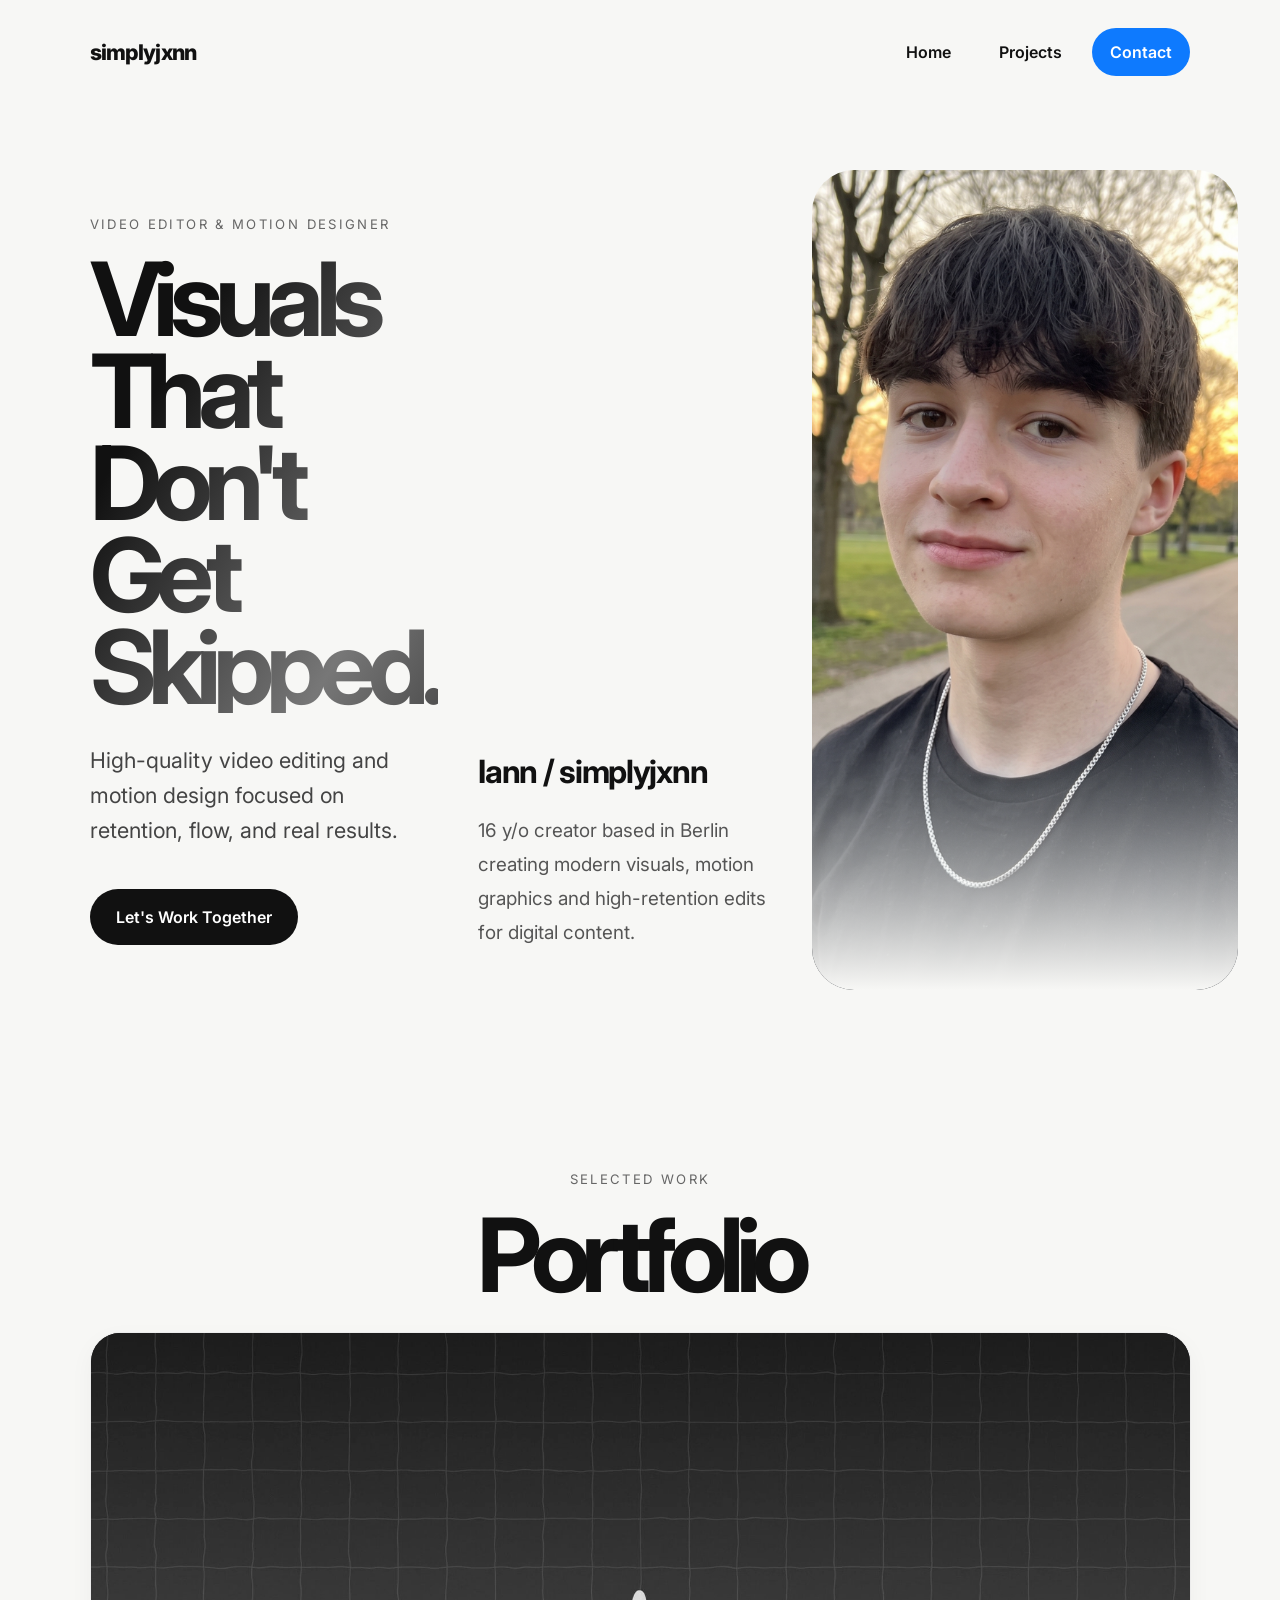
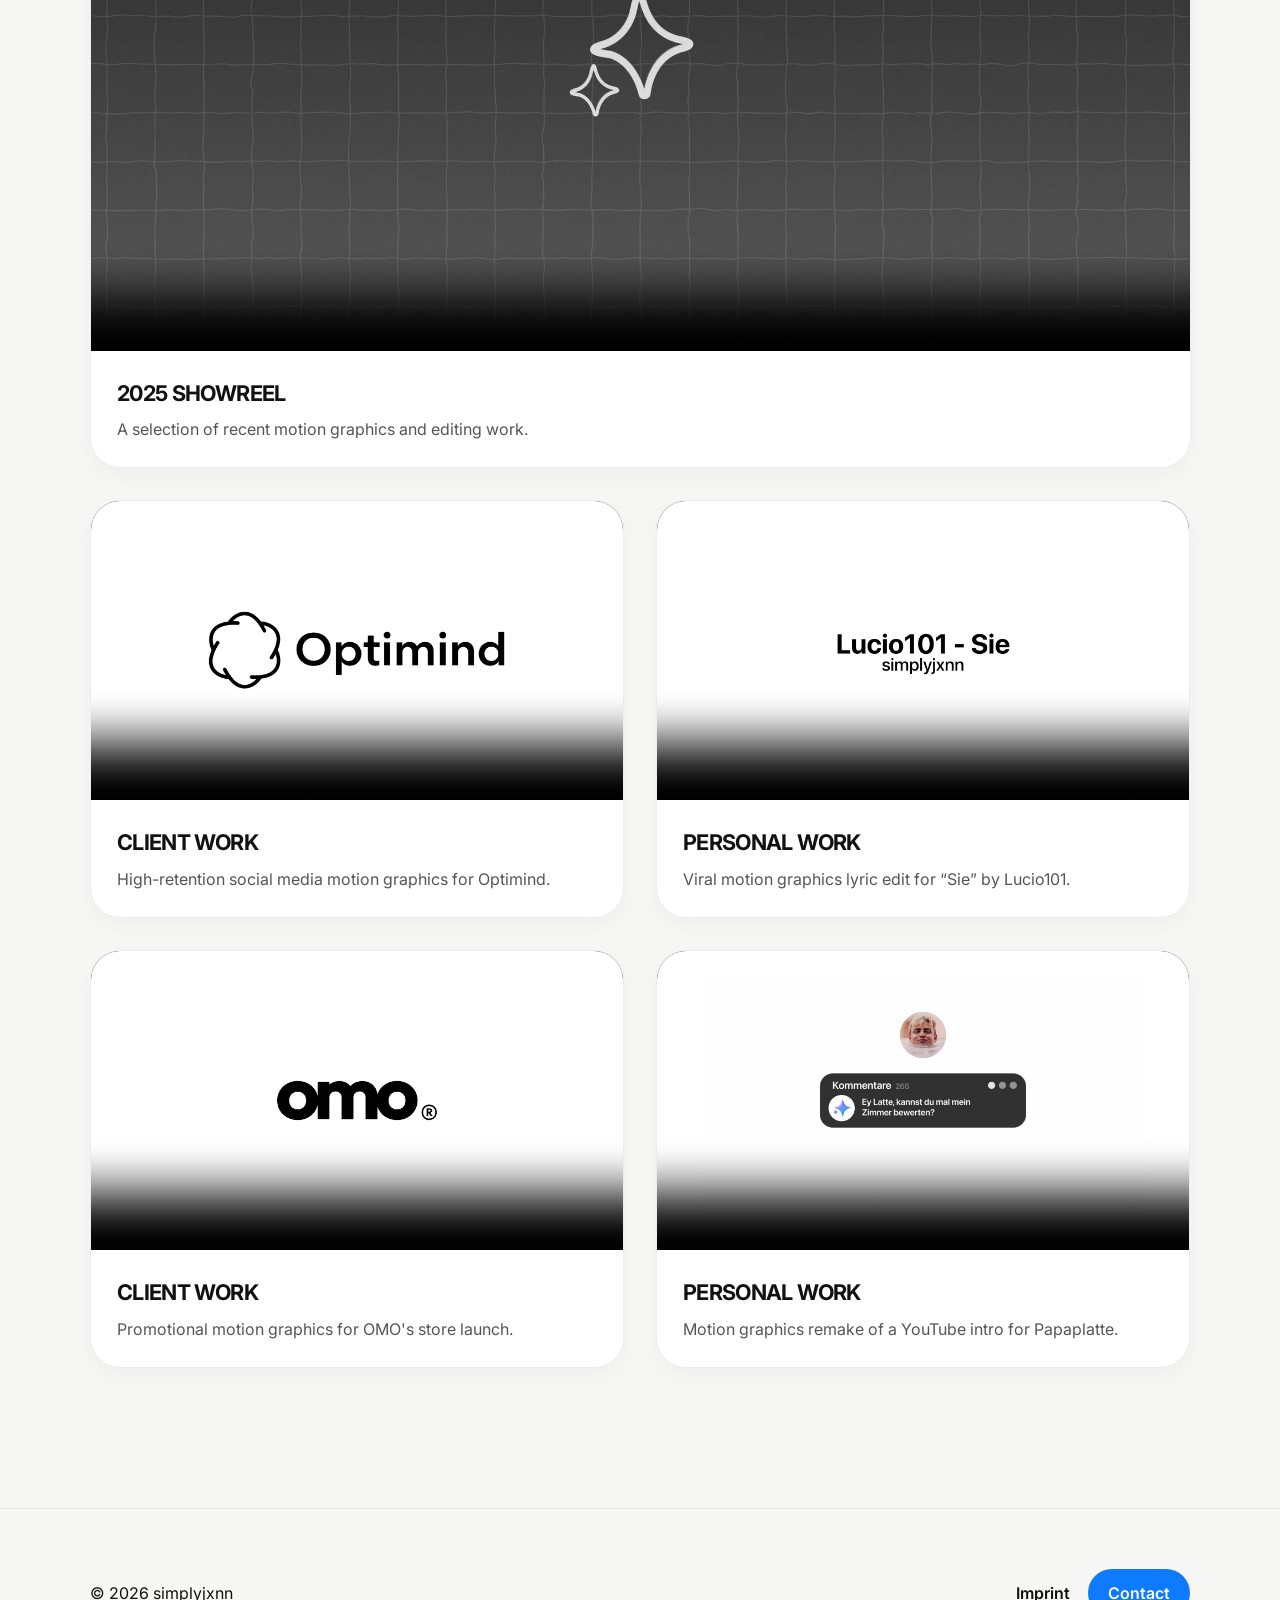
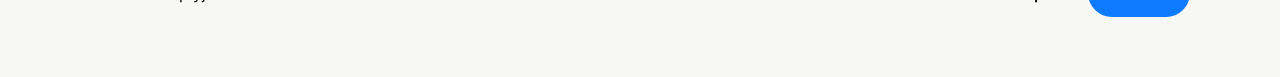
<file: index.html>
<!DOCTYPE html>
<html lang="en">
<head>

  <meta charset="UTF-8" />

  <meta
    name="viewport"
    content="width=device-width, initial-scale=1.0"
  />

  <title>
    simplyjxnn — Motion Graphics & Video Editing
  </title>

  <link rel="stylesheet" href="styles.css" />

  <link rel="preconnect" href="https://fonts.googleapis.com">

  <link rel="preconnect" href="https://fonts.gstatic.com" crossorigin>

  <link
    href="https://fonts.googleapis.com/css2?family=Inter:wght@400;500;600;700;800&display=swap"
    rel="stylesheet"
  >

</head>

<body>

  <div class="loader-wrapper">

    <div class="loader-logo">
      simplyjxnn
    </div>

  </div>

  <nav class="nav" id="navbar">

    <a href="#top" class="logo">
      simplyjxnn
    </a>

    <div class="nav-links">

      <a href="#top">
        Home
      </a>

      <a href="#projects">
        Projects
      </a>

      <a href="contact.html" class="contact-nav">
        Contact
      </a>

    </div>

  </nav>

  <section class="hero" id="top">

    <div class="hero-layout">

      <div class="hero-content">

        <p class="small-label">
          VIDEO EDITOR & MOTION DESIGNER
        </p>

        <h1>
          Visuals That<br>
          Don't Get Skipped.
        </h1>

        <p class="hero-text">
          High-quality video editing and motion design
          focused on retention, flow, and real results.
        </p>

        <a href="contact.html" class="hero-button">
          Let's Work Together
        </a>

      </div>

      <div class="about-preview">

        <div class="about-info">

          <h3>
            Iann / simplyjxnn
          </h3>

          <p>
            16 y/o creator based in Berlin creating modern visuals, motion graphics and high-retention edits for digital content.
          </p>

        </div>

        <div class="about-image-wrapper">

          <img
            src="images/portrait.png"
            alt="Iann Portrait"
            class="about-image"
          >

          <div class="about-image-fade"></div>

        </div>

      </div>

    </div>

  </section>

  <!-- PROJECTS TITLE -->

  <section
    class="portfolio-title-section reveal"
    id="projects"
  >

    <p class="small-label">
      SELECTED WORK
    </p>

    <h2>
      Portfolio
    </h2>

  </section>

  <!-- PROJECTS -->

  <section class="portfolio-section">

    <!-- SHOWREEL -->

    <div class="featured-wrapper">

      <div class="video-card reveal featured">

        <video
          controls
          preload="metadata"
          playsinline
          poster="images/thumb-showreel.jpg"
        >

          <source
            src="https://res.cloudinary.com/dghoixwym/video/upload/v1779396638/showreel_gd31pz.mp4"
            type="video/mp4"
          >

        </video>

        <div class="video-info">

          <h2>
            2025 SHOWREEL
          </h2>

          <p>
            A selection of recent motion graphics
            and editing work.
          </p>

        </div>

      </div>

    </div>

    <!-- OTHER PROJECTS -->

    <div class="video-grid">

      <!-- VIDEO 01 -->

      <div class="video-card reveal">

        <video
          controls
          preload="metadata"
          playsinline
          poster="images/thumb-01.jpeg"
        >

          <source
            src="https://res.cloudinary.com/dghoixwym/video/upload/v1779396652/video01_jrif6s.mp4"
            type="video/mp4"
          >

        </video>

        <div class="video-info">

          <h3>
            CLIENT WORK
          </h3>

          <p>
            High-retention social media motion graphics for Optimind.
          </p>

        </div>

      </div>

      <!-- VIDEO 02 -->

      <div class="video-card reveal">

        <video
          controls
          preload="metadata"
          playsinline
          poster="images/thumb-02.jpeg"
        >

          <source
            src="https://res.cloudinary.com/dghoixwym/video/upload/v1779396640/video02_jtces1.mp4"
            type="video/mp4"
          >

        </video>

        <div class="video-info">

          <h3>
            PERSONAL WORK
          </h3>

          <p>
            Viral motion graphics lyric edit for “Sie” by Lucio101.
          </p>

        </div>

      </div>

      <!-- VIDEO 03 -->

      <div class="video-card reveal">

        <video
          controls
          preload="metadata"
          playsinline
          poster="images/thumb-03.jpeg"
        >

          <source
            src="https://res.cloudinary.com/dghoixwym/video/upload/v1779396641/video03_fzqtkr.mp4"
            type="video/mp4"
          >

        </video>

        <div class="video-info">

          <h3>
            CLIENT WORK
          </h3>

          <p>
            Promotional motion graphics for OMO's store launch.
          </p>

        </div>

      </div>

      <!-- VIDEO 04 -->

      <div class="video-card reveal">

        <video
          controls
          preload="metadata"
          playsinline
          poster="images/thumb-04.jpeg"
        >

          <source
            src="https://res.cloudinary.com/dghoixwym/video/upload/v1779396643/video04_i1fnac.mp4"
            type="video/mp4"
          >

        </video>

        <div class="video-info">

          <h3>
            PERSONAL WORK
          </h3>

          <p>
            Motion graphics remake of a YouTube intro for Papaplatte.
          </p>

        </div>

      </div>

    </div>

  </section>

  <footer class="footer">

    <p>
      © 2026 simplyjxnn
    </p>

    <div class="footer-right">

      <a href="imprint.html" class="imprint-link">
        Imprint
      </a>

      <a href="contact.html" class="footer-button">
        Contact
      </a>

    </div>

  </footer>

  <script src="script.js"></script>

</body>
</html>
</file>
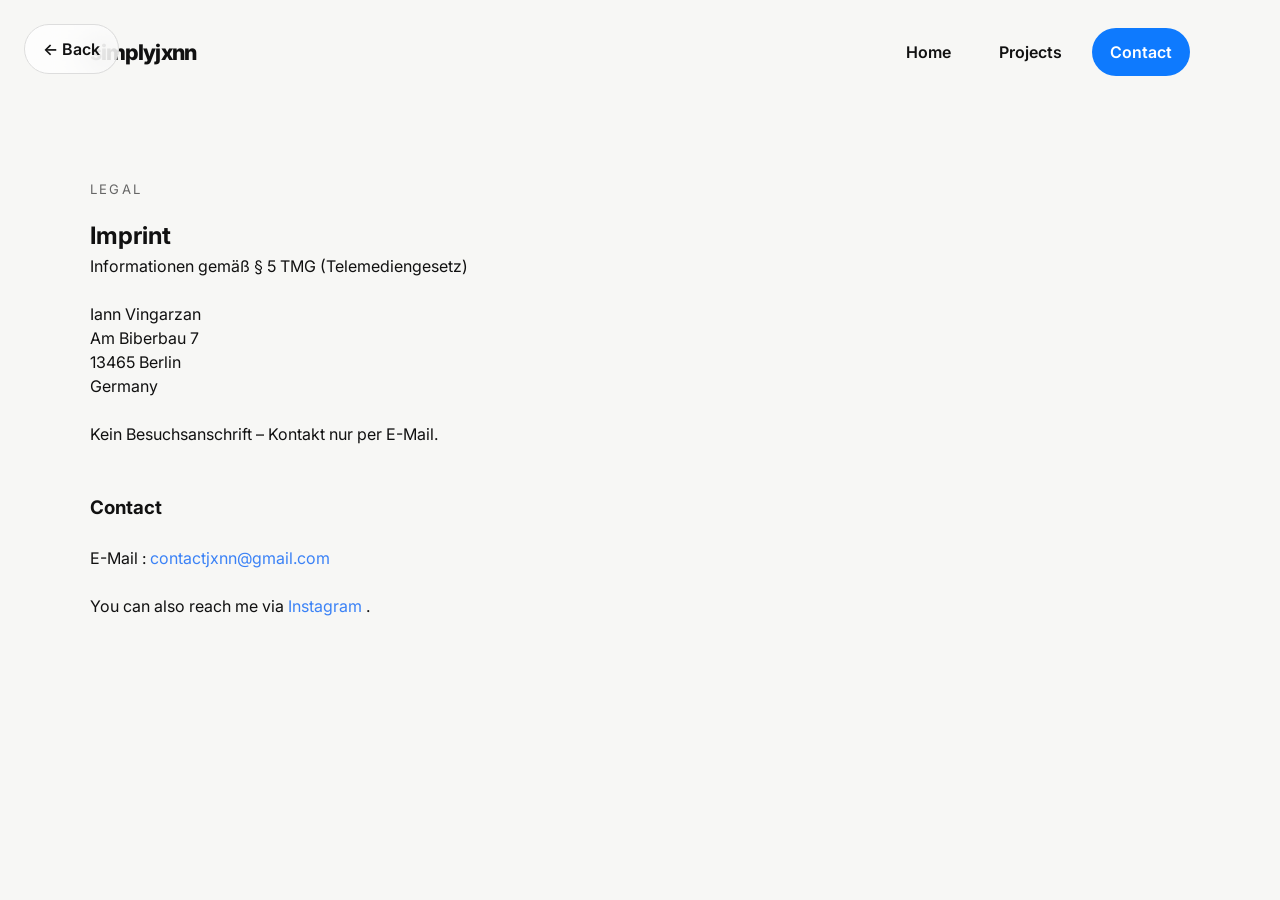
<file: imprint.html>
<!DOCTYPE html>
<html lang="en">
<head>

  <meta charset="UTF-8" />

  <meta
    name="viewport"
    content="width=device-width, initial-scale=1.0"
  />

  <title>Imprint — simplyjxnn</title>

  <link rel="stylesheet" href="styles.css" />

  <link rel="preconnect" href="https://fonts.googleapis.com">

  <link rel="preconnect" href="https://fonts.gstatic.com" crossorigin>

  <link href="https://fonts.googleapis.com/css2?family=Inter:wght@400;500;700;800&display=swap" rel="stylesheet">

</head>

<body>

  <!-- LOADER -->

  <div class="loader-wrapper">

    <div class="loader-logo">
      simplyjxnn
    </div>

  </div>

<!-- NAVBAR -->

<nav class="nav" id="navbar">

  <a href="index.html" class="logo">
    simplyjxnn
  </a>

  <div class="nav-links">

    <a href="index.html">
      Home
    </a>

    <a href="index.html#projects">
      Projects
    </a>

    <a href="contact.html" class="contact-nav">
      Contact
    </a>

  </div>

</nav>

  <!-- BACK BUTTON -->

  <a href="index.html" class="back-button">
    ← Back
  </a>

  <!-- IMPRINT -->

  <section class="imprint-section reveal">

    <div class="imprint-content">

      <p class="small-label">
        LEGAL
      </p>

      <h1>
        Imprint
      </h1>

      <p>
        Informationen gemäß § 5 TMG (Telemediengesetz)
      </p>

      <br>

      <p>
        Iann Vingarzan<br>
        Am Biberbau 7<br>
        13465 Berlin<br>
        Germany
      </p>

      <br>

      <p>
        Kein Besuchsanschrift – Kontakt nur per E-Mail.
      </p>

      <br><br>

      <h3>
        Contact
      </h3>

      <br>

      <p>
        E-Mail :
        <a href="mailto:contactjxnn@gmail.com">
          contactjxnn@gmail.com
        </a>
      </p>

      <br>

      <p>
        You can also reach me via
        <a
          href="https://www.instagram.com/simplyjxnn/"
          target="_blank">
          Instagram
        </a>.
      </p>

    </div>

  </section>

  <script src="script.js"></script>

</body>
</html>
</file>
<file: styles.css>
*{
  margin:0;
  padding:0;
  box-sizing:border-box;
}

html{
  scroll-behavior:smooth;
}

body{
  font-family:'Inter',sans-serif;
  background:#f7f7f5;
  color:#111;
  line-height:1.5;
  overflow-x:hidden;
}

/* HERO LOAD */

body.loaded .hero-content{
  opacity:1;
  transform:translateY(0);
}

/* MEDIA */

img,
video{
  width:100%;
  display:block;
}

video{
  background:#000;
}

/* NAVBAR */

.nav{
  position:absolute;
  top:0;
  left:0;
  width:100%;

  display:flex;
  justify-content:space-between;
  align-items:center;

  padding:28px 7%;

  z-index:9999;

  transition:
  opacity .35s ease,
  transform .4s ease,
  background .35s ease,
  box-shadow .35s ease,
  padding .35s ease,
  width .35s ease;
}

/* FLOATING NAVBAR */

.nav.scrolled{
  position:fixed;

  top:20px;
  left:50%;

  transform:
  translateX(-50%)
  translateY(-140%);

  width:86%;
  max-width:1180px;

  padding:16px 24px;

  background:rgba(255,255,255,.72);

  backdrop-filter:blur(18px);

  border-radius:999px;

  box-shadow:
  0 10px 40px rgba(0,0,0,0.05);

  opacity:0;
}

.nav.scrolled.show{
  transform:
  translateX(-50%)
  translateY(0);

  opacity:1;
}

/* LOGO */

.logo{
  text-decoration:none;
  color:#111;

  font-size:1.35rem;
  font-weight:800;

  letter-spacing:-0.04em;
}

/* LINKS */

.nav-links{
  display:flex;
  align-items:center;
  gap:12px;
}

.nav-links a{
  text-decoration:none;
  color:#111;

  font-weight:600;

  padding:12px 18px;

  border-radius:999px;

  transition:
  background .25s ease,
  opacity .25s ease;
}

.nav-links a:hover{
  background:rgba(0,0,0,0.05);
}

/* CONTACT BUTTON */

.contact-nav{
  background:#0E7AFE;
  color:#fff !important;
}

.contact-nav:hover{
  background:#0a67d5 !important;
  color:#fff !important;
}

/* HERO */

.hero{
  min-height:100vh;
  padding:170px 7% 40px;
}

.hero-layout{
  display:grid;
  grid-template-columns:1fr 760px;
  gap:40px;
  align-items:center;
}

.hero-content{
  max-width:760px;

  opacity:0;
  transform:translateY(30px);

  transition:
  opacity 1.2s ease,
  transform 1.2s ease;
}

.small-label{
  font-size:.82rem;
  letter-spacing:.18em;
  color:#666;
  margin-bottom:18px;
}

.hero h1{
  font-size:clamp(4rem,8vw,7.8rem);

  line-height:.9;

  letter-spacing:-0.08em;

  margin-bottom:30px;

  background:
  linear-gradient(
    120deg,
    #111 15%,
    #777 50%,
    #111 85%
  );

  background-size:200% auto;

  background-clip:text;
  -webkit-background-clip:text;

  color:transparent;
  -webkit-text-fill-color:transparent;

  animation:shinyText 5s linear infinite;
}

@keyframes shinyText{

  0%{
    background-position:200% center;
  }

  100%{
    background-position:-200% center;
  }

}

.hero-text{
  font-size:1.35rem;
  color:#444;

  max-width:640px;

  line-height:1.6;

  margin-bottom:42px;
}

.hero-button{
  display:inline-flex;

  align-items:center;
  justify-content:center;

  padding:16px 26px;

  border-radius:999px;

  background:#111;
  color:#fff;

  text-decoration:none;

  font-weight:600;

  transition:
  transform .3s ease,
  opacity .3s ease;
}

.hero-button:hover{
  transform:translateY(-2px);
  opacity:.9;
}

/* ABOUT */

.about-preview{
  display:flex;
  align-items:flex-end;
  justify-content:flex-end;

  gap:34px;

  width:100%;
}

.about-info{
  max-width:300px;
  padding-bottom:40px;
}

.about-info h3{
  font-size:2rem;
  letter-spacing:-0.04em;
  margin-bottom:18px;
}

.about-info p{
  color:#555;
  font-size:1.18rem;
  line-height:1.8;
}

.about-image-wrapper{
  position:relative;

  width:520px;
  height:820px;

  overflow:hidden;

  border-radius:42px;

  background:#ddd;
}

.about-image{
  width:100%;
  height:100%;
  object-fit:cover;
}

.about-image-fade{
  position:absolute;

  left:0;
  right:0;
  bottom:0;

  height:34%;

  background:
  linear-gradient(
    to bottom,
    rgba(247,247,245,0) 0%,
    rgba(247,247,245,1) 100%
  );

  pointer-events:none;
}

/* PORTFOLIO */

.portfolio-title-section{
  padding:140px 7% 30px;

  text-align:center;

  scroll-margin-top:120px;
}

.portfolio-title-section h2{
  font-size:clamp(4rem,8vw,7rem);

  line-height:.92;

  letter-spacing:-0.08em;
}

.portfolio-section{
  padding:0 7% 140px;
}

/* SHOWREEL */

.featured-wrapper{
  width:100%;

  display:flex;
  justify-content:center;

  margin-bottom:32px;
}

.featured{
  width:100%;
  max-width:1180px;
}

/* GRID */

.video-grid{
  display:grid;
  grid-template-columns:repeat(2,1fr);
  gap:32px;
}

/* VIDEO CARDS */

.video-card{
  position:relative;

  background:#fff;

  border-radius:30px;

  overflow:hidden;

  border:1px solid #ececec;

  opacity:0;
  transform:translateY(50px);

  box-shadow:
  0 8px 24px rgba(0,0,0,0.04);

  transition:
  opacity .9s ease,
  transform .9s cubic-bezier(.22,1,.36,1),
  box-shadow .45s cubic-bezier(.22,1,.36,1),
  border-color .45s ease;

  will-change:
  transform,
  opacity,
  box-shadow;

  backface-visibility:hidden;

  isolation:isolate;

  cursor:pointer;
}

/* REVEAL */

.video-card.active{
  opacity:1;
  transform:translateY(0);
}

/* HOVER */

.video-card.active:hover{
  transform:translateY(-12px);

  box-shadow:
  0 35px 80px rgba(0,0,0,0.11);

  border-color:#e4e4e4;
}

/* VIDEO */

.video-card video{
  width:100%;
  aspect-ratio:16/9;

  object-fit:contain;

  background:#000;

  pointer-events:auto;
}

/* SHOWREEL VIDEO */

.featured video{
  width:100%;
  aspect-ratio:16/9;
  object-fit:contain;
}

/* INFO */

.video-info{
  padding:26px;
}

.video-info h2,
.video-info h3{
  margin-bottom:8px;

  letter-spacing:-0.03em;

  font-size:1.35rem;
}

.video-info p{
  color:#555;
}

/* FOOTER */

.footer{
  padding:60px 7%;

  display:flex;
  justify-content:space-between;
  align-items:center;

  border-top:1px solid #e8e8e8;
}

.footer-right{
  display:flex;
  align-items:center;
  gap:18px;
}

.imprint-link{
  text-decoration:none;
  color:#111;
  font-weight:600;
}

.footer-button{
  text-decoration:none;

  background:#0E7AFE;
  color:#fff;

  padding:12px 20px;

  border-radius:999px;

  font-weight:600;
}

/* CONTACT */

.contact-page{
  width:100%;
  height:100vh;

  overflow:hidden;

  background:#f7f7f5;
}

.contact-frame{
  position:fixed;
  inset:0;

  width:100%;
  height:100vh;

  border:none;
}

/* IMPRINT */

.imprint-section{
  min-height:100vh;
  padding:180px 7% 120px;
}

.imprint-content{
  max-width:700px;
}

.imprint-content a{
  color:#3b82f6;
  text-decoration:none;
}

/* BACK BUTTON */

.back-button{
  position:fixed;

  top:24px;
  left:24px;

  text-decoration:none;

  color:#111;

  font-weight:600;

  border:1px solid #ddd;

  padding:12px 18px;

  border-radius:999px;

  background:rgba(255,255,255,.75);

  backdrop-filter:blur(18px);

  z-index:9999;
}

/* LOADER */

.loader-wrapper{
  position:fixed;
  inset:0;

  background:#f7f7f5;

  z-index:99999;

  display:flex;
  align-items:center;
  justify-content:center;

  transition:
  opacity .8s ease,
  visibility .8s ease;
}

.loader-wrapper.hidden{
  opacity:0;
  visibility:hidden;
}

.loader-logo{
  font-size:1.2rem;
  font-weight:800;

  letter-spacing:-0.04em;

  position:relative;
  overflow:hidden;
}

.loader-logo::after{
  content:"";

  position:absolute;
  inset:0;

  background:
  linear-gradient(
    90deg,
    transparent,
    rgba(255,255,255,.9),
    transparent
  );

  animation:loaderShine 1.6s linear infinite;
}

@keyframes loaderShine{

  0%{
    transform:translateX(-150%);
  }

  100%{
    transform:translateX(150%);
  }

}

/* RESPONSIVE */

@media(max-width:1200px){

  .hero-layout{
    grid-template-columns:1fr;
  }

  .about-preview{
    justify-content:flex-start;
  }

}

@media(max-width:768px){

  .nav{
    padding:20px 5%;
  }

  .nav.scrolled{
    width:92%;
  }

  .logo{
    font-size:1.1rem;
  }

  .nav-links{
    gap:8px;
  }

  .nav-links a{
    padding:10px 14px;
    font-size:.92rem;
  }

  .hero{
    padding:150px 7% 70px;
  }

  .hero h1{
    font-size:4.3rem;
  }

  .about-preview{
    flex-direction:column;
    align-items:flex-start;
  }

  .about-image-wrapper{
    width:100%;
    max-width:420px;
    height:620px;
  }

  .video-grid{
    grid-template-columns:1fr;
  }

  .featured{
    max-width:100%;
  }

}
</file>
